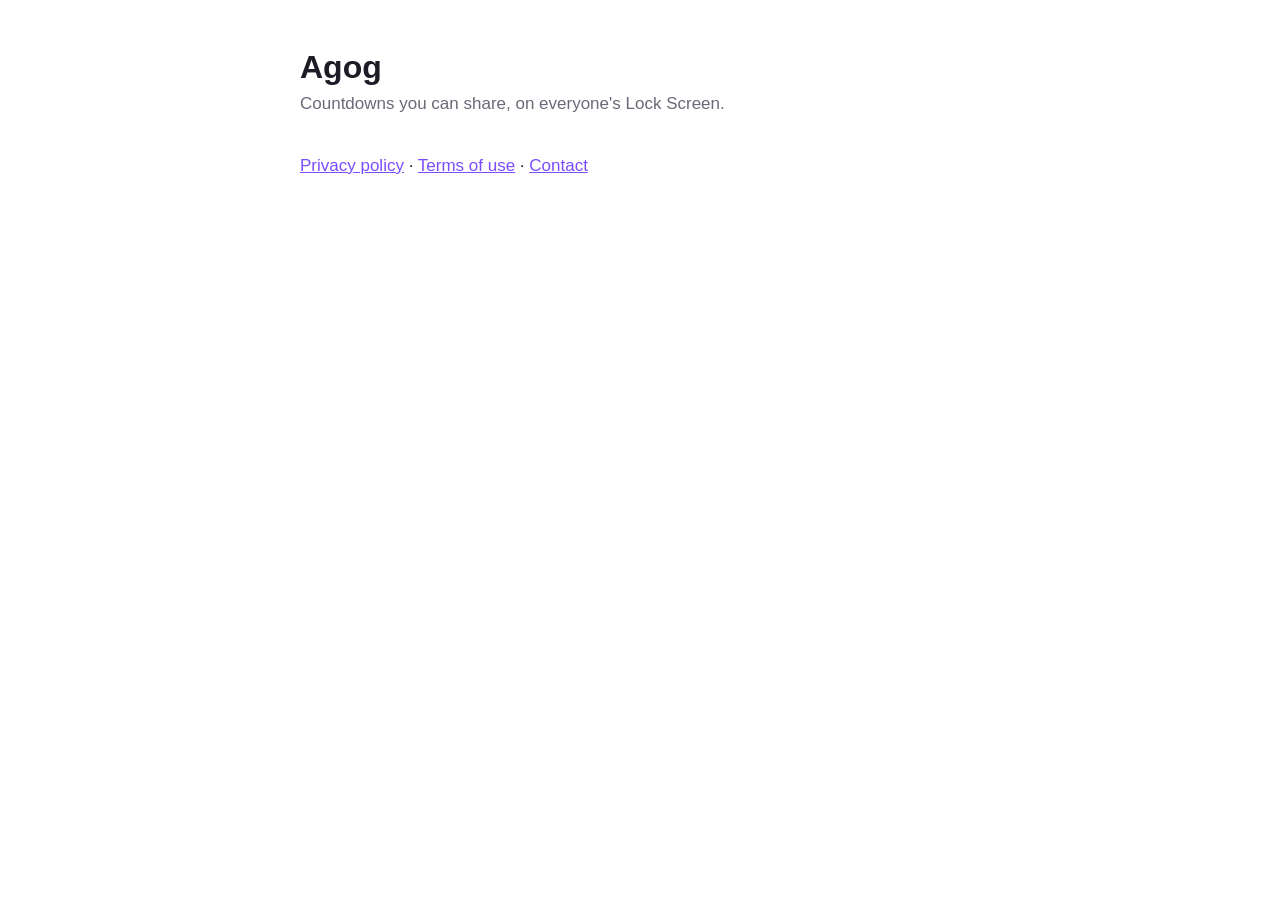
<file: index.html>
<!doctype html>
<html lang="en"><head><meta charset="utf-8"><meta name="viewport" content="width=device-width, initial-scale=1">
<title>Agog</title><link rel="stylesheet" href="style.css"></head>
<body><main>
<h1>Agog</h1>
<p class="updated">Countdowns you can share, on everyone's Lock Screen.</p>
<p><a href="privacy/">Privacy policy</a> · <a href="terms/">Terms of use</a> · <a href="https://github.com/giorgi17/agog-site/issues">Contact</a></p>
</main></body></html>
</file>
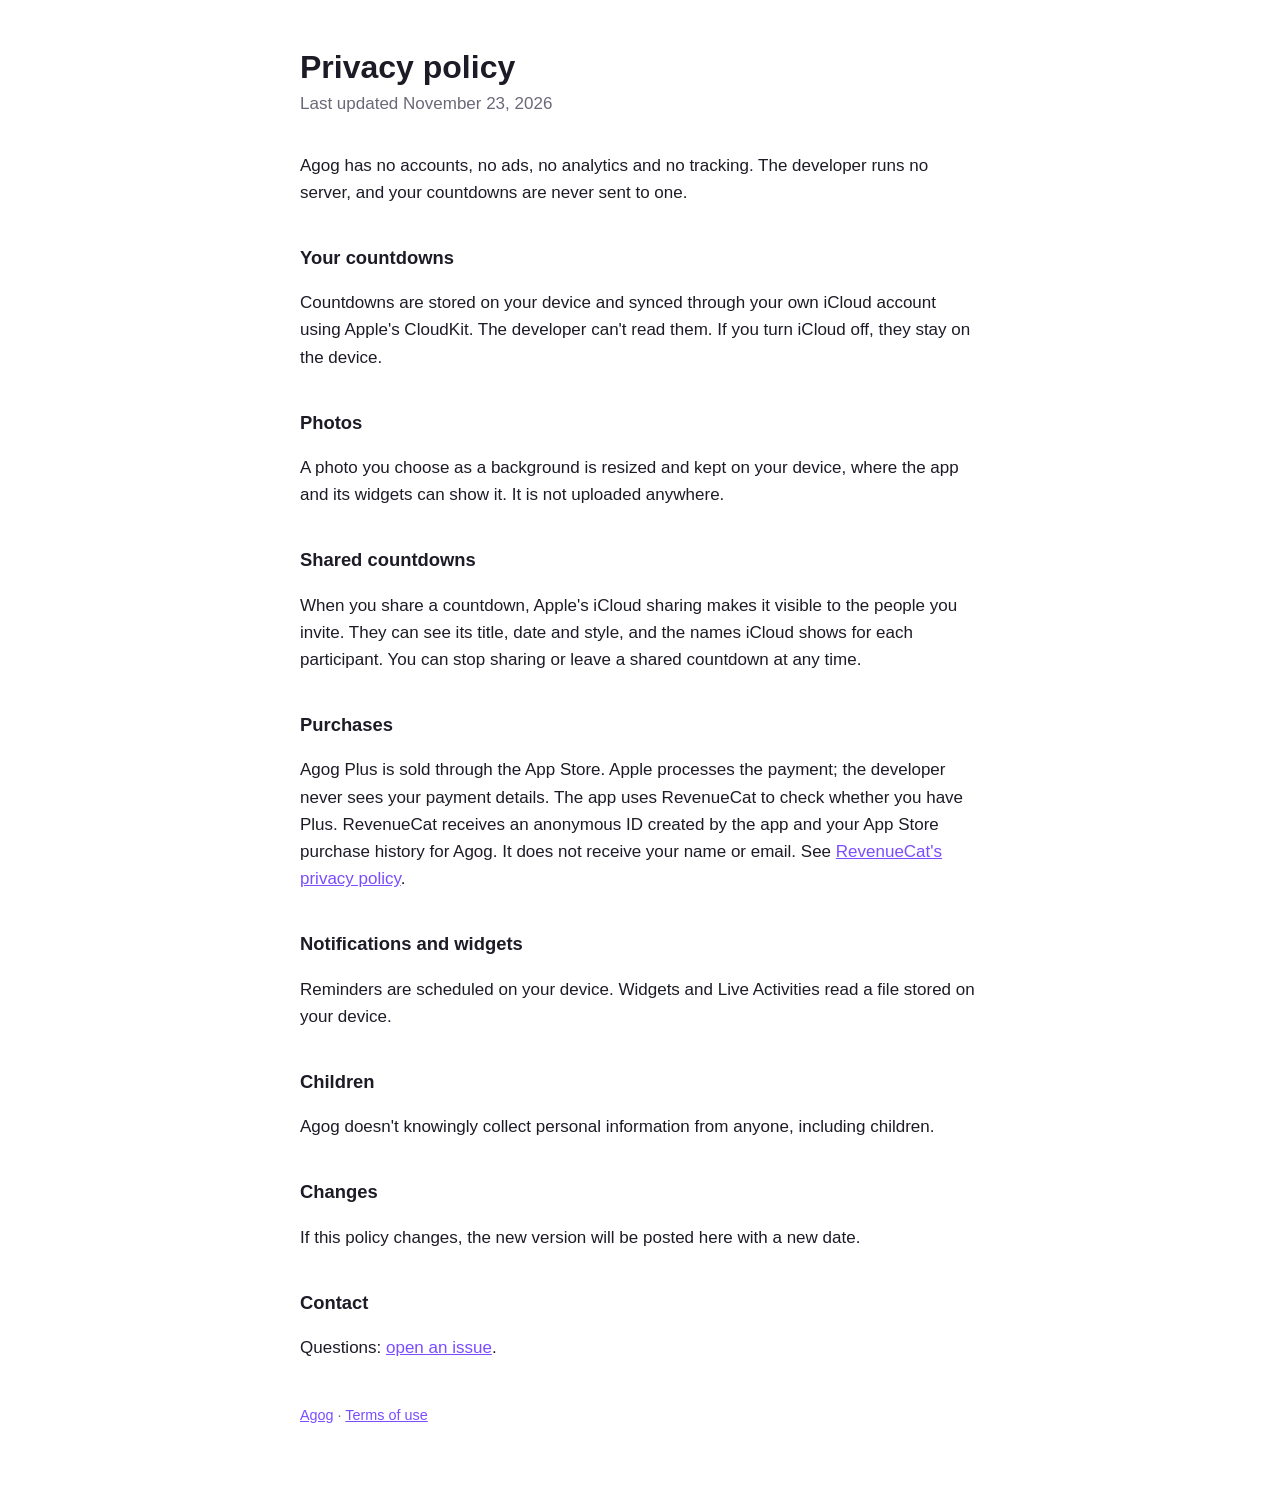
<file: privacy/index.html>
<!doctype html>
<html lang="en"><head><meta charset="utf-8"><meta name="viewport" content="width=device-width, initial-scale=1">
<title>Agog Privacy Policy</title><link rel="stylesheet" href="../style.css"></head>
<body><main>
<h1>Privacy policy</h1>
<p class="updated">Last updated November 23, 2026</p>

<p>Agog has no accounts, no ads, no analytics and no tracking. The developer runs no server, and your countdowns are never sent to one.</p>

<h2>Your countdowns</h2>
<p>Countdowns are stored on your device and synced through your own iCloud account using Apple's CloudKit. The developer can't read them. If you turn iCloud off, they stay on the device.</p>

<h2>Photos</h2>
<p>A photo you choose as a background is resized and kept on your device, where the app and its widgets can show it. It is not uploaded anywhere.</p>

<h2>Shared countdowns</h2>
<p>When you share a countdown, Apple's iCloud sharing makes it visible to the people you invite. They can see its title, date and style, and the names iCloud shows for each participant. You can stop sharing or leave a shared countdown at any time.</p>

<h2>Purchases</h2>
<p>Agog Plus is sold through the App Store. Apple processes the payment; the developer never sees your payment details. The app uses RevenueCat to check whether you have Plus. RevenueCat receives an anonymous ID created by the app and your App Store purchase history for Agog. It does not receive your name or email. See <a href="https://www.revenuecat.com/privacy">RevenueCat's privacy policy</a>.</p>

<h2>Notifications and widgets</h2>
<p>Reminders are scheduled on your device. Widgets and Live Activities read a file stored on your device.</p>

<h2>Children</h2>
<p>Agog doesn't knowingly collect personal information from anyone, including children.</p>

<h2>Changes</h2>
<p>If this policy changes, the new version will be posted here with a new date.</p>

<h2>Contact</h2>
<p>Questions: <a href="https://github.com/giorgi17/agog-site/issues">open an issue</a>.</p>

<nav><a href="../">Agog</a> · <a href="../terms/">Terms of use</a></nav>
</main></body></html>
</file>
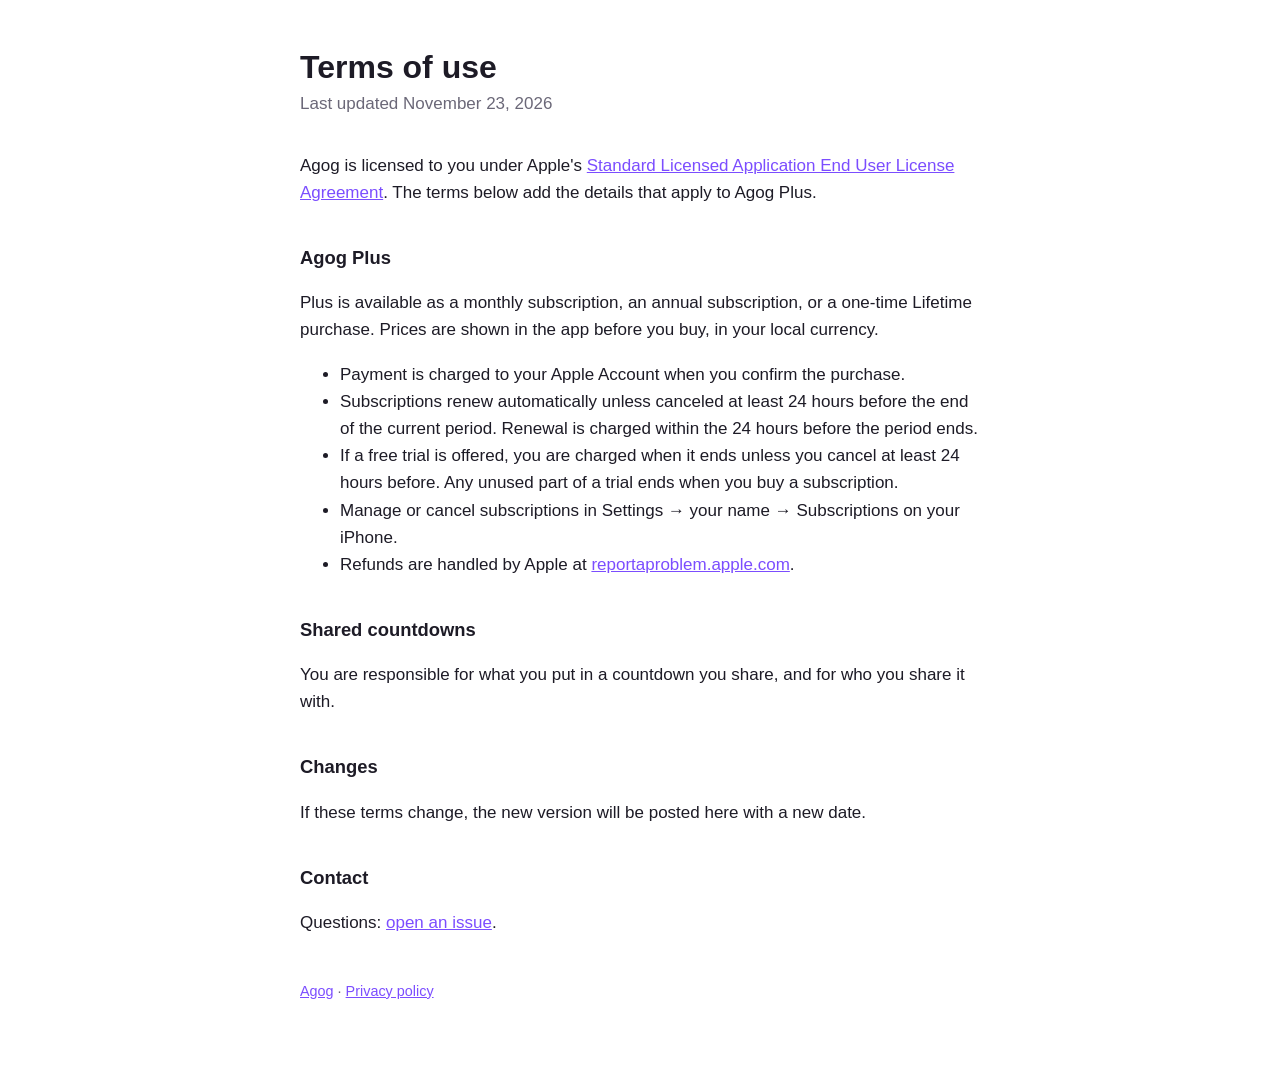
<file: terms/index.html>
<!doctype html>
<html lang="en"><head><meta charset="utf-8"><meta name="viewport" content="width=device-width, initial-scale=1">
<title>Agog Terms of Use</title><link rel="stylesheet" href="../style.css"></head>
<body><main>
<h1>Terms of use</h1>
<p class="updated">Last updated November 23, 2026</p>

<p>Agog is licensed to you under Apple's <a href="https://www.apple.com/legal/internet-services/itunes/dev/stdeula/">Standard Licensed Application End User License Agreement</a>. The terms below add the details that apply to Agog Plus.</p>

<h2>Agog Plus</h2>
<p>Plus is available as a monthly subscription, an annual subscription, or a one-time Lifetime purchase. Prices are shown in the app before you buy, in your local currency.</p>
<ul>
<li>Payment is charged to your Apple Account when you confirm the purchase.</li>
<li>Subscriptions renew automatically unless canceled at least 24 hours before the end of the current period. Renewal is charged within the 24 hours before the period ends.</li>
<li>If a free trial is offered, you are charged when it ends unless you cancel at least 24 hours before. Any unused part of a trial ends when you buy a subscription.</li>
<li>Manage or cancel subscriptions in Settings → your name → Subscriptions on your iPhone.</li>
<li>Refunds are handled by Apple at <a href="https://reportaproblem.apple.com">reportaproblem.apple.com</a>.</li>
</ul>

<h2>Shared countdowns</h2>
<p>You are responsible for what you put in a countdown you share, and for who you share it with.</p>

<h2>Changes</h2>
<p>If these terms change, the new version will be posted here with a new date.</p>

<h2>Contact</h2>
<p>Questions: <a href="https://github.com/giorgi17/agog-site/issues">open an issue</a>.</p>

<nav><a href="../">Agog</a> · <a href="../privacy/">Privacy policy</a></nav>
</main></body></html>
</file>
<file: style.css>
:root { --bg:#fff; --fg:#1d1b26; --muted:#6b6878; --accent:#7b4dff; }
@media (prefers-color-scheme: dark) { :root { --bg:#0f0d16; --fg:#ece9f5; --muted:#a19dae; --accent:#a98bff; } }
body { margin:0; background:var(--bg); color:var(--fg); font:17px/1.6 -apple-system, BlinkMacSystemFont, "Segoe UI", sans-serif; }
main { max-width:680px; margin:0 auto; padding:48px 16px 80px; }
h1 { font-size:2rem; line-height:1.2; margin:0 0 4px; }
h2 { font-size:1.15rem; margin:2em 0 .4em; }
.updated { color:var(--muted); margin:0 0 2em; }
a { color:var(--accent); }
nav { margin-top:3em; color:var(--muted); font-size:.9rem; }
</file>
